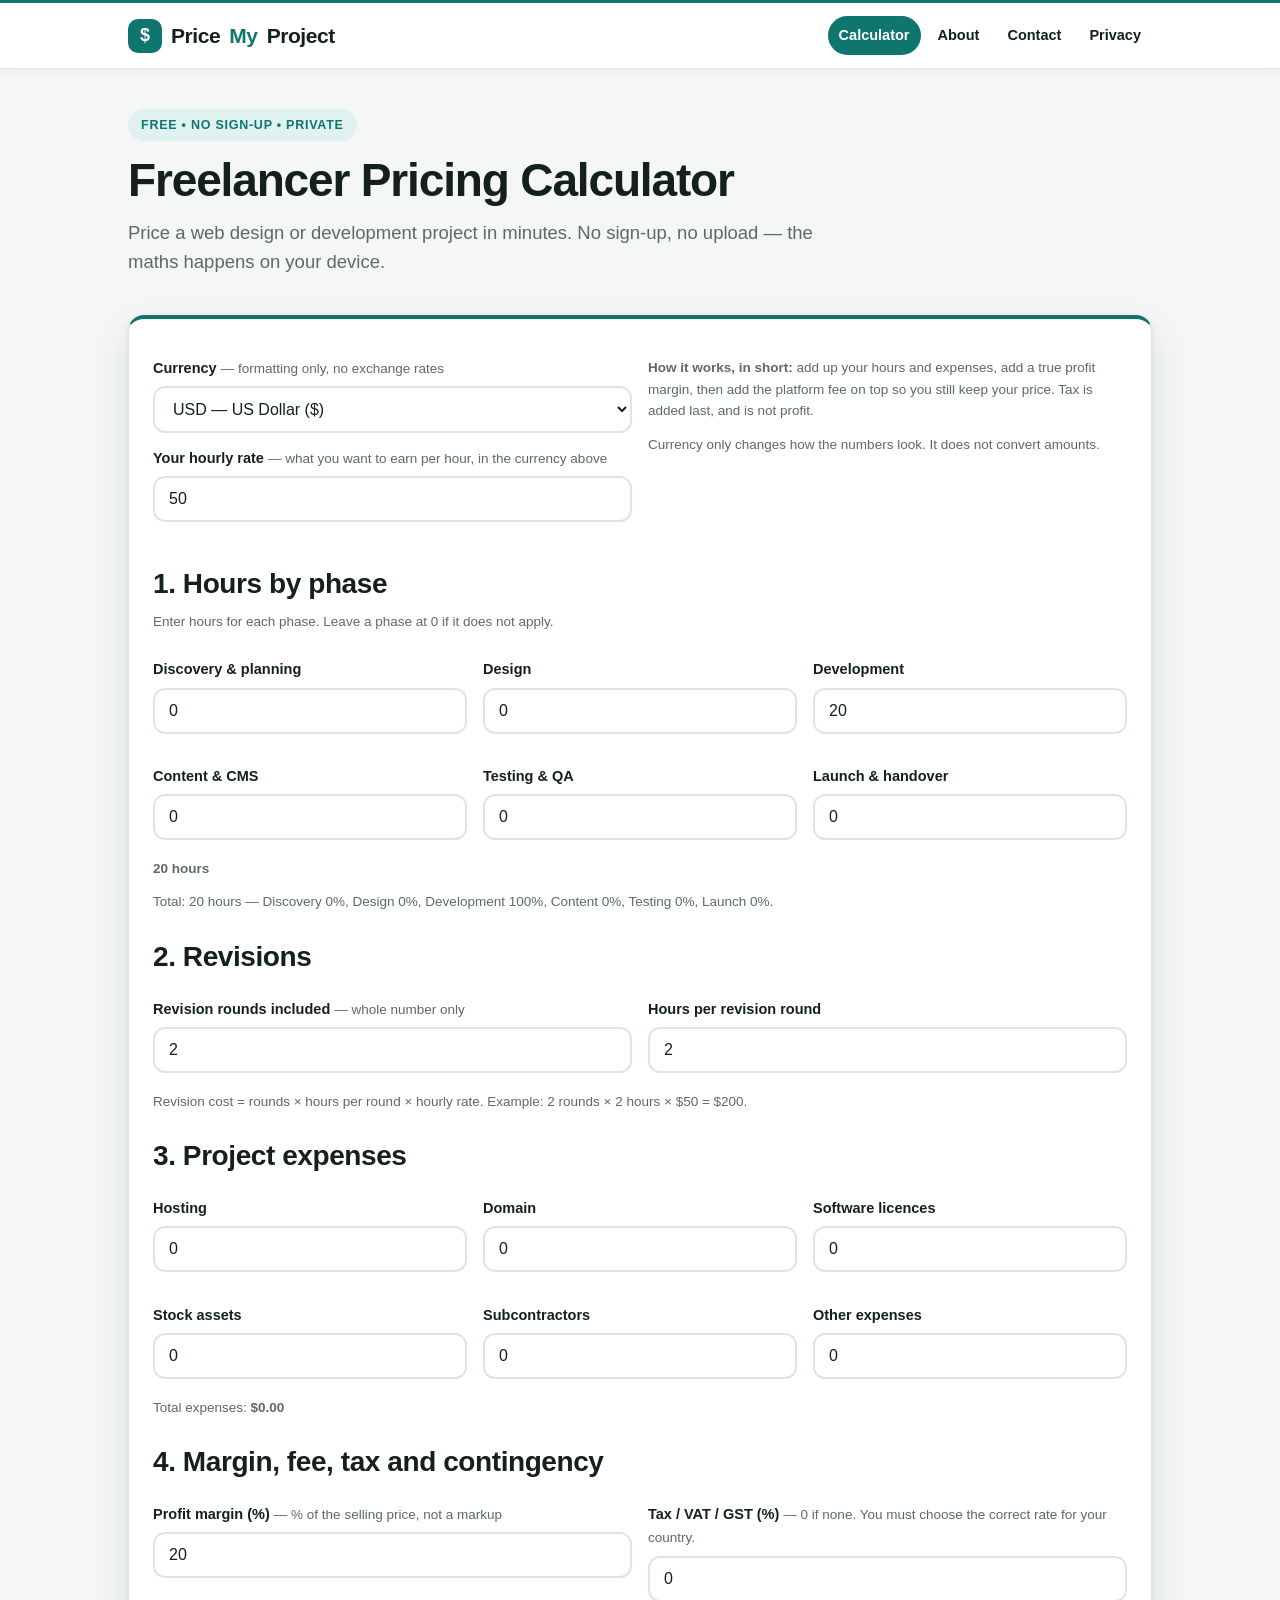
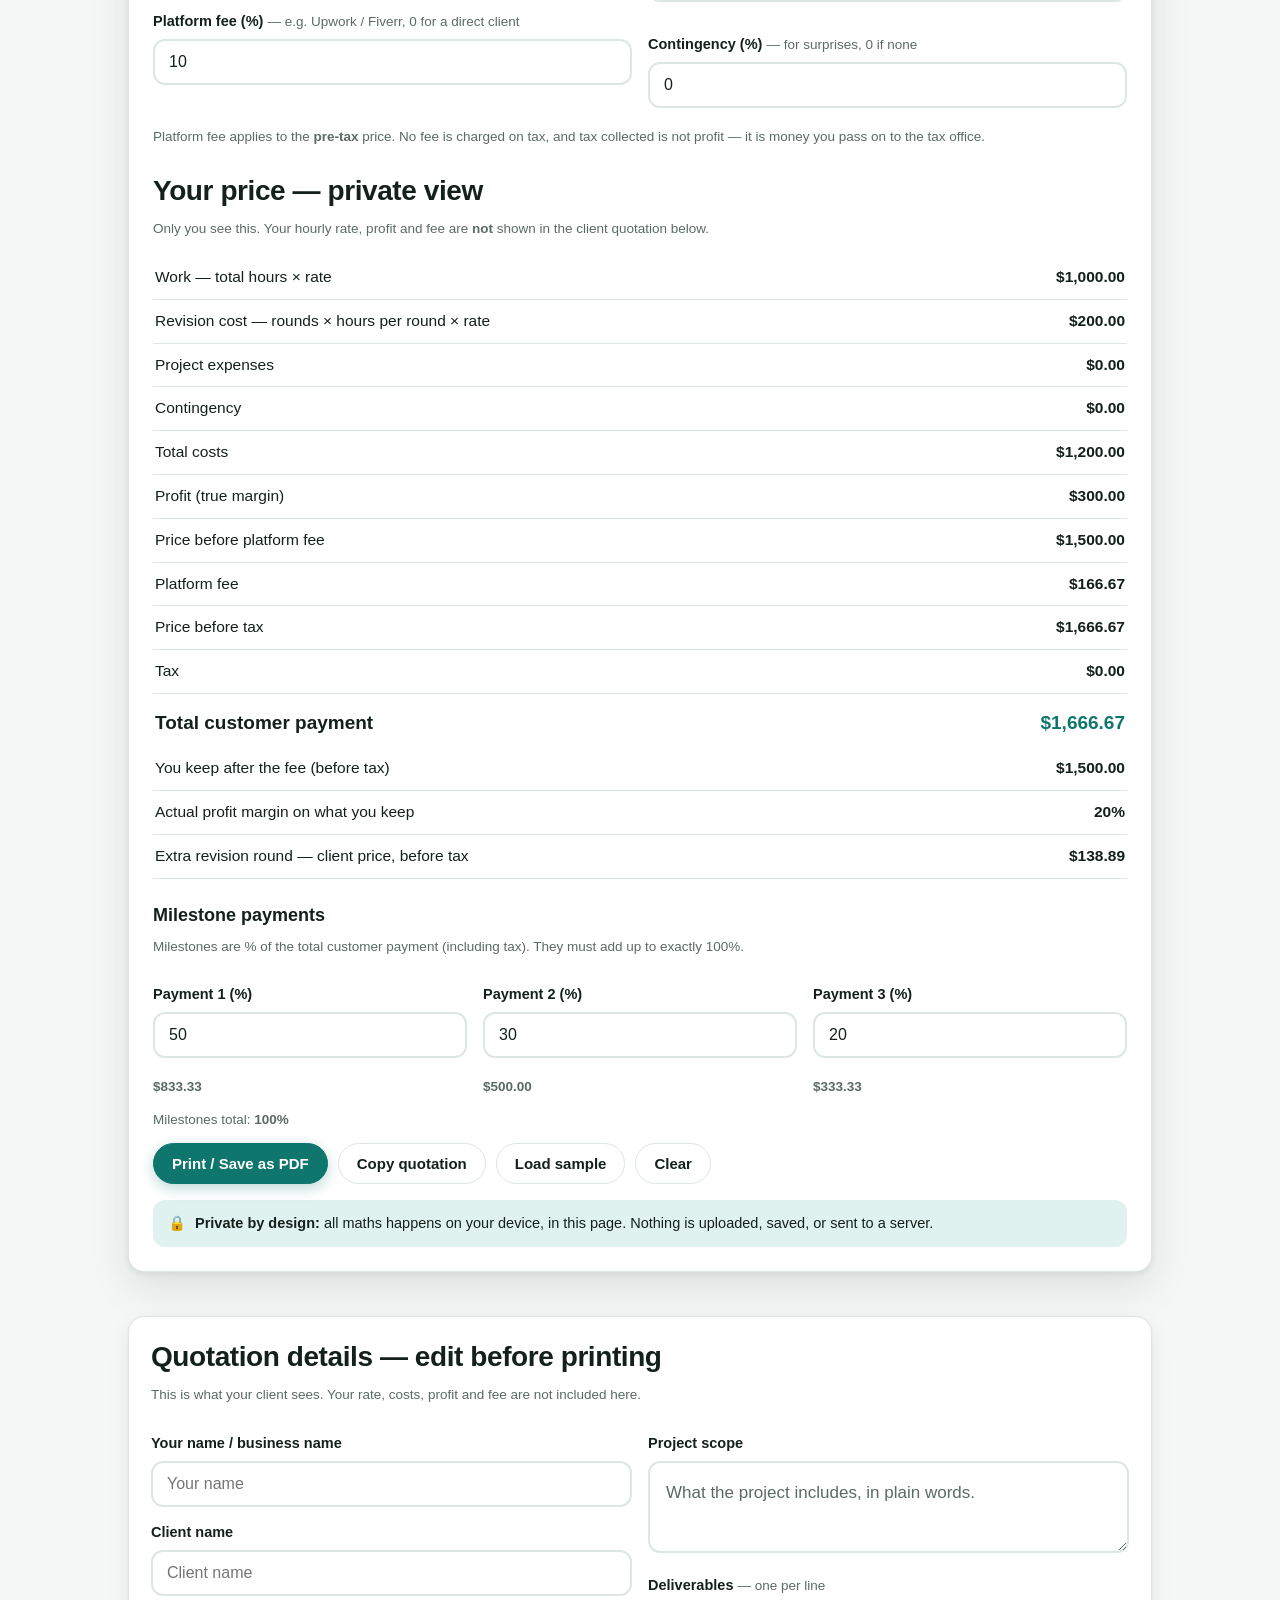
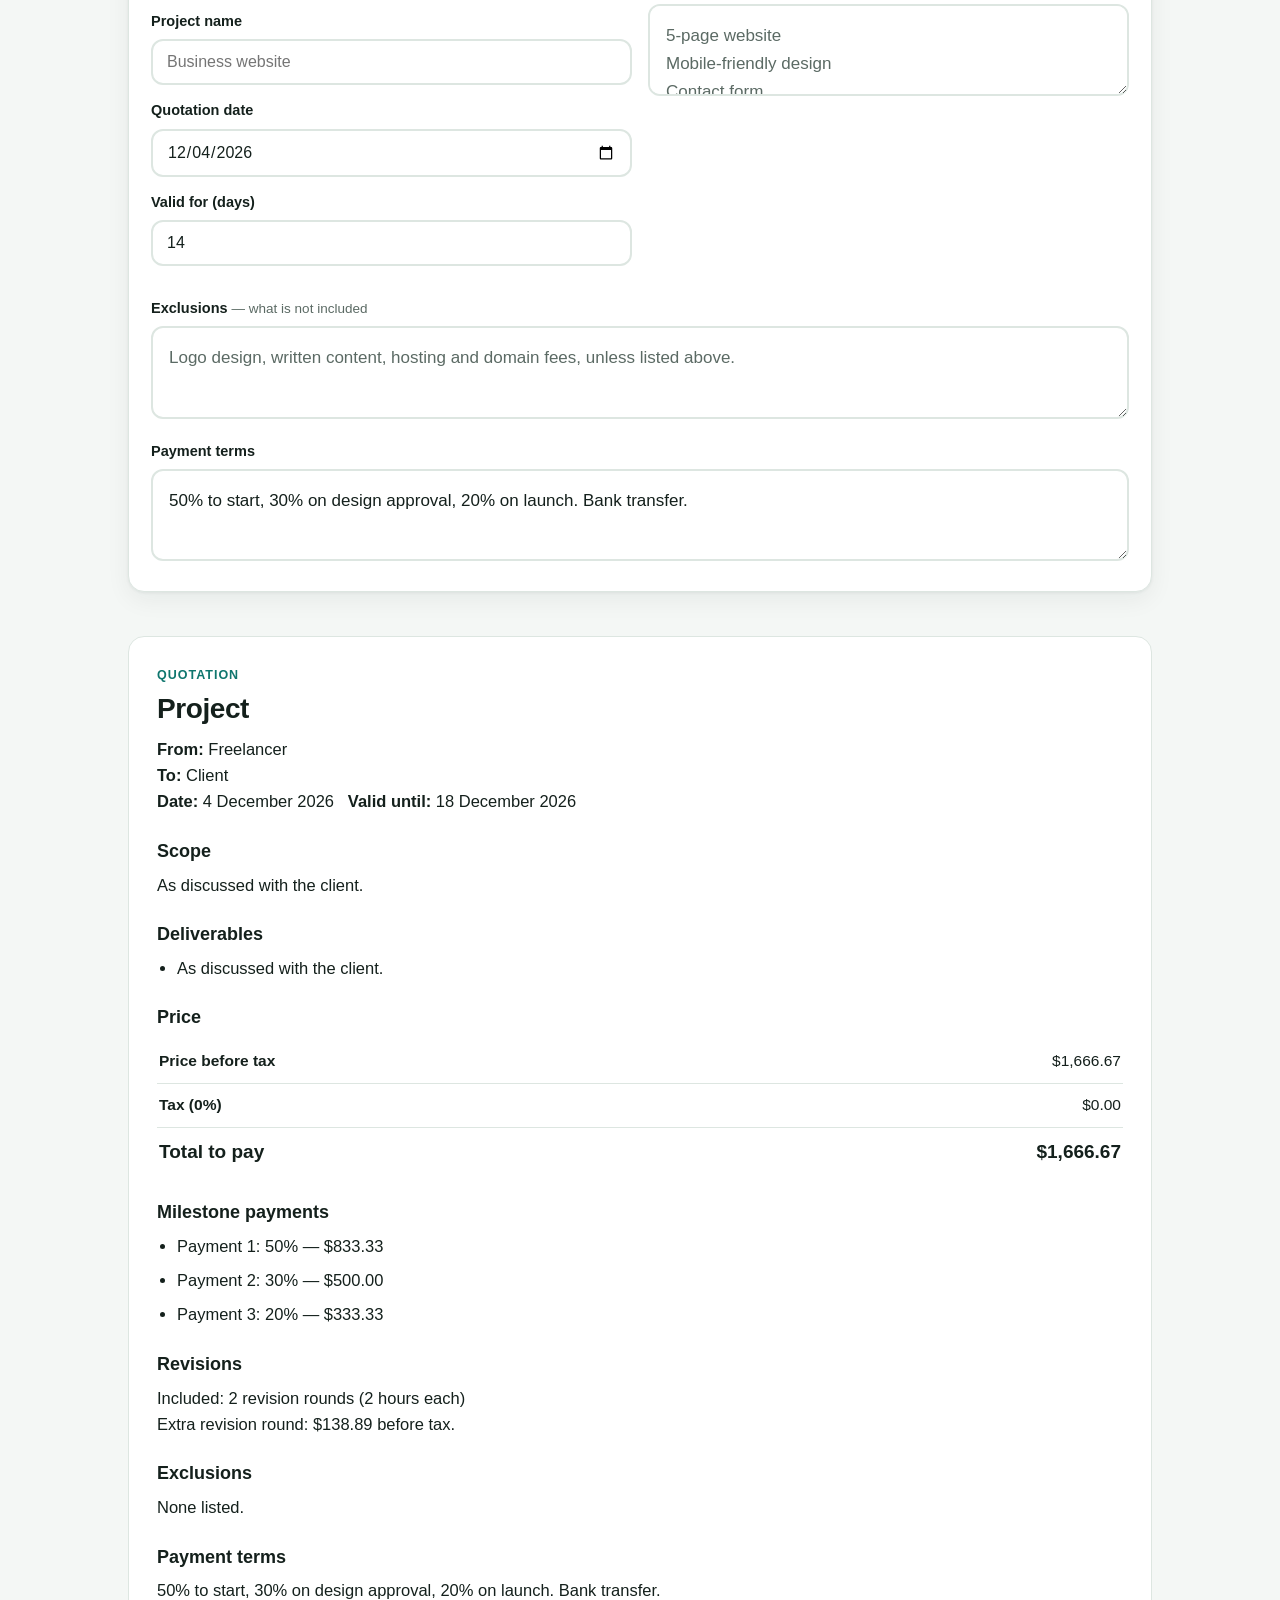
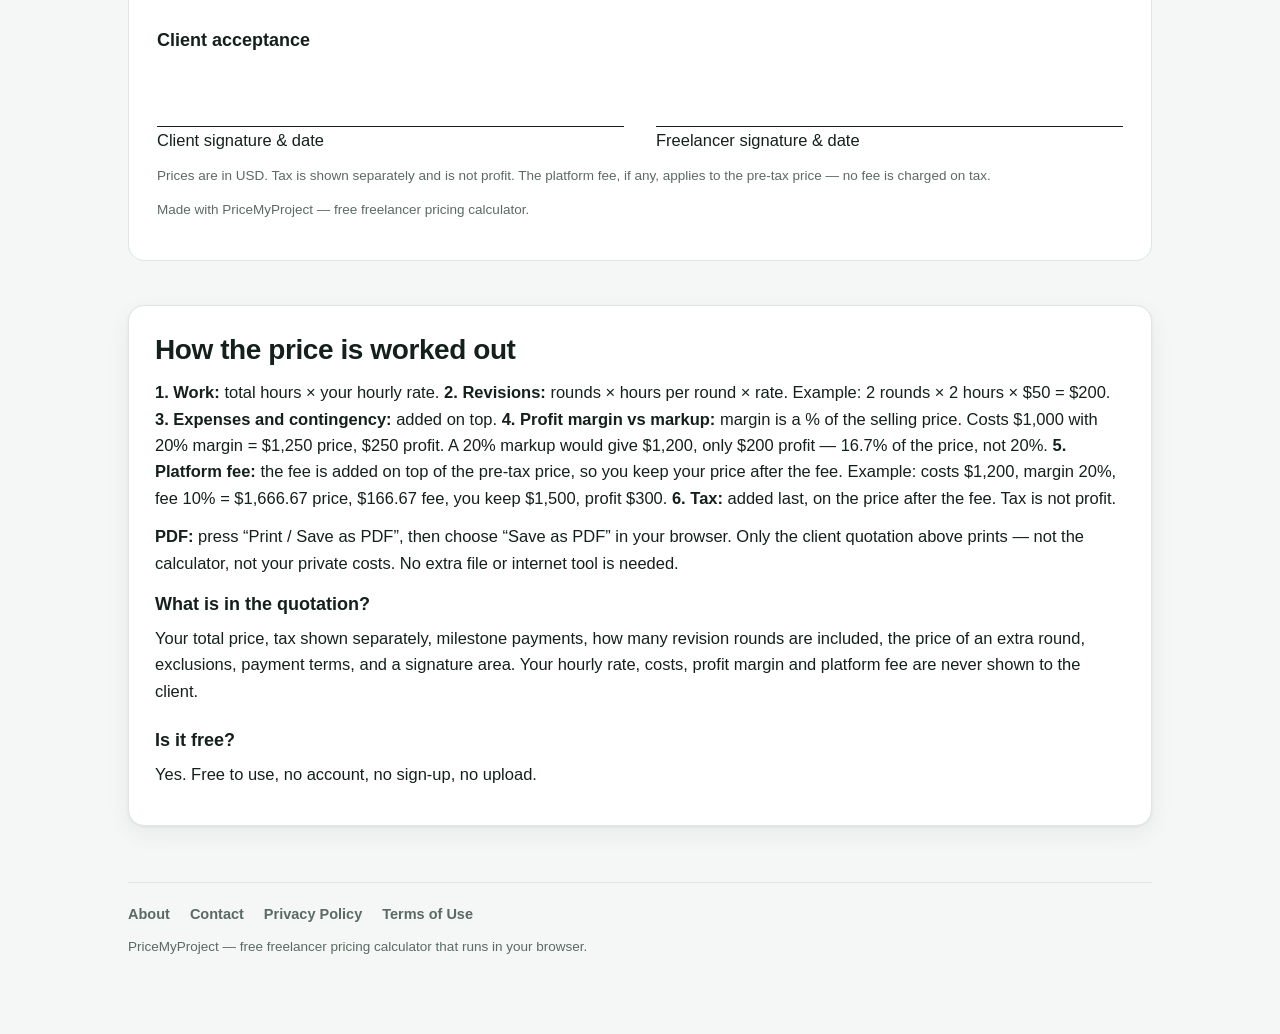
<file: index.html>
<!doctype html>
<html lang="en">
<head>
<meta charset="utf-8"/>
<meta name="viewport" content="width=device-width, initial-scale=1, viewport-fit=cover"/>
<meta name="color-scheme" content="light dark"/>
<link rel="icon" type="image/png" sizes="48x48" href="favicon-48x48.png"/>
<link rel="icon" type="image/png" sizes="512x512" href="favicon.png"/>
<link rel="apple-touch-icon" href="apple-touch-icon.png"/>
<title>Freelancer Pricing Calculator — Price Your Project</title>
<meta name="description" content="Free freelancer pricing calculator for web designers and developers. Enter hours, expenses, margin, fee and tax, and get a clear project price."/>
<link rel="canonical" href="https://price-my-project.pages.dev/"/>
<meta property="og:title" content="Freelancer Pricing Calculator"/>
<meta property="og:description" content="Price a freelance project in minutes. Correct revision, margin, fee and tax maths, and a printable quotation that hides your private costs."/>
<meta property="og:type" content="website"/>
<meta property="og:url" content="https://price-my-project.pages.dev/"/>
<meta property="og:site_name" content="Price My Project"/>
<script type="application/ld+json">
{"@context":"https://schema.org","@type":"WebSite","name":"Price My Project","alternateName":"Freelancer Pricing Calculator","url":"https://price-my-project.pages.dev/"}
</script>
<link rel="stylesheet" href="assets/style.css"/>
</head>
<body>
<header class="site-header no-print">
  <div class="wrap">
    <a class="logo" href="./">Price<span>My</span>Project</a>
    <nav class="main-nav" aria-label="Main navigation">
      <a href="./" aria-current="page">Calculator</a>
      <a href="about/">About</a>
      <a href="contact/">Contact</a>
      <a href="privacy/">Privacy</a>
    </nav>
  </div>
</header>
<div class="wrap">
<main>
  <header class="hero no-print">
    <h1>Freelancer Pricing Calculator</h1>
    <p class="lede">Price a web design or development project in minutes. No sign-up, no upload — the maths happens on your device.</p>
  </header>

  <div id="errorBox" class="error-box no-print" role="alert" hidden>
    <strong>Please fix the problems below.</strong>
    <p id="errorSummary" style="margin:6px 0 0"></p>
  </div>

  <section aria-label="Pricing calculator" class="no-print" style="margin-top:20px">
    <div class="card tool-card">
      <div class="grid2">
        <div>
          <label class="field" for="currency">Currency <span>— formatting only, no exchange rates</span></label>
          <select id="currency">
            <option value="USD" selected>USD — US Dollar ($)</option>
            <option value="PKR">PKR — Pakistani Rupee</option>
            <option value="GBP">GBP — British Pound (£)</option>
            <option value="EUR">EUR — Euro (€)</option>
            <option value="CAD">CAD — Canadian Dollar</option>
            <option value="AUD">AUD — Australian Dollar</option>
          </select>
          <label class="field" for="rate">Your hourly rate <span>— what you want to earn per hour, in the currency above</span></label>
          <input type="number" id="rate" min="0" step="0.01" inputmode="decimal" value="50" aria-describedby="err-rate"/>
          <span class="err" id="err-rate"></span>
        </div>
        <div>
          <p class="small" style="margin-top:14px"><strong>How it works, in short:</strong> add up your hours and expenses, add a true profit margin, then add the platform fee on top so you still keep your price. Tax is added last, and is not profit.</p>
          <p class="small">Currency only changes how the numbers look. It does not convert amounts.</p>
        </div>
      </div>

      <h2 style="margin-top:26px">1. Hours by phase</h2>
      <p class="small">Enter hours for each phase. Leave a phase at 0 if it does not apply.</p>
      <div class="phase-grid">
        <div><label class="field" for="phDiscovery">Discovery &amp; planning</label><input type="number" id="phDiscovery" min="0" step="0.5" inputmode="decimal" value="0"/><span class="err" id="err-phDiscovery"></span></div>
        <div><label class="field" for="phDesign">Design</label><input type="number" id="phDesign" min="0" step="0.5" inputmode="decimal" value="0"/><span class="err" id="err-phDesign"></span></div>
        <div><label class="field" for="phDev">Development</label><input type="number" id="phDev" min="0" step="0.5" inputmode="decimal" value="20"/><span class="err" id="err-phDev"></span></div>
        <div><label class="field" for="phContent">Content &amp; CMS</label><input type="number" id="phContent" min="0" step="0.5" inputmode="decimal" value="0"/><span class="err" id="err-phContent"></span></div>
        <div><label class="field" for="phTesting">Testing &amp; QA</label><input type="number" id="phTesting" min="0" step="0.5" inputmode="decimal" value="0"/><span class="err" id="err-phTesting"></span></div>
        <div><label class="field" for="phLaunch">Launch &amp; handover</label><input type="number" id="phLaunch" min="0" step="0.5" inputmode="decimal" value="0"/><span class="err" id="err-phLaunch"></span></div>
      </div>
      <p class="small"><strong id="rTotalHours">20 hours</strong></p>
      <p class="small" id="rPhaseNote"></p>

      <h2 style="margin-top:26px">2. Revisions</h2>
      <div class="grid2">
        <div><label class="field" for="rounds">Revision rounds included <span>— whole number only</span></label><input type="number" id="rounds" min="0" step="1" inputmode="numeric" value="2"/><span class="err" id="err-rounds"></span></div>
        <div><label class="field" for="revHours">Hours per revision round</label><input type="number" id="revHours" min="0" step="0.5" inputmode="decimal" value="2"/><span class="err" id="err-revHours"></span></div>
      </div>
      <p class="small">Revision cost = rounds × hours per round × hourly rate. Example: 2 rounds × 2 hours × $50 = $200.</p>

      <h2 style="margin-top:26px">3. Project expenses</h2>
      <div class="phase-grid">
        <div><label class="field" for="exHosting">Hosting</label><input type="number" id="exHosting" min="0" step="0.01" inputmode="decimal" value="0"/><span class="err" id="err-exHosting"></span></div>
        <div><label class="field" for="exDomain">Domain</label><input type="number" id="exDomain" min="0" step="0.01" inputmode="decimal" value="0"/><span class="err" id="err-exDomain"></span></div>
        <div><label class="field" for="exSoftware">Software licences</label><input type="number" id="exSoftware" min="0" step="0.01" inputmode="decimal" value="0"/><span class="err" id="err-exSoftware"></span></div>
        <div><label class="field" for="exStock">Stock assets</label><input type="number" id="exStock" min="0" step="0.01" inputmode="decimal" value="0"/><span class="err" id="err-exStock"></span></div>
        <div><label class="field" for="exSubcontractor">Subcontractors</label><input type="number" id="exSubcontractor" min="0" step="0.01" inputmode="decimal" value="0"/><span class="err" id="err-exSubcontractor"></span></div>
        <div><label class="field" for="exOther">Other expenses</label><input type="number" id="exOther" min="0" step="0.01" inputmode="decimal" value="0"/><span class="err" id="err-exOther"></span></div>
      </div>
      <p class="small">Total expenses: <strong id="rExpensesTotal">$0.00</strong></p>

      <h2 style="margin-top:26px">4. Margin, fee, tax and contingency</h2>
      <div class="grid2">
        <div>
          <label class="field" for="margin">Profit margin (%) <span>— % of the selling price, not a markup</span></label><input type="number" id="margin" min="0" max="99.99" step="0.01" inputmode="decimal" value="20"/><span class="err" id="err-margin"></span>
          <label class="field" for="fee">Platform fee (%) <span>— e.g. Upwork / Fiverr, 0 for a direct client</span></label><input type="number" id="fee" min="0" max="99.99" step="0.01" inputmode="decimal" value="10"/><span class="err" id="err-fee"></span>
        </div>
        <div>
          <label class="field" for="tax">Tax / VAT / GST (%) <span>— 0 if none. You must choose the correct rate for your country.</span></label><input type="number" id="tax" min="0" max="100" step="0.01" inputmode="decimal" value="0"/><span class="err" id="err-tax"></span>
          <label class="field" for="contingency">Contingency (%) <span>— for surprises, 0 if none</span></label><input type="number" id="contingency" min="0" max="100" step="0.01" inputmode="decimal" value="0"/><span class="err" id="err-contingency"></span>
        </div>
      </div>
      <p class="small">Platform fee applies to the <strong>pre-tax</strong> price. No fee is charged on tax, and tax collected is not profit — it is money you pass on to the tax office.</p>

      <h2 style="margin-top:26px">Your price — private view</h2>
      <p class="small">Only you see this. Your hourly rate, profit and fee are <strong>not</strong> shown in the client quotation below.</p>
      <ul class="breakdown">
        <li><span>Work — total hours × rate</span><b id="rLabour">$0.00</b></li>
        <li><span>Revision cost — rounds × hours per round × rate</span><b id="rRevision">$0.00</b></li>
        <li><span>Project expenses</span><b id="rExpenses">$0.00</b></li>
        <li><span>Contingency</span><b id="rCont">$0.00</b></li>
        <li><span>Total costs</span><b id="rCost">$0.00</b></li>
        <li><span>Profit (true margin)</span><b id="rProfit">$0.00</b></li>
        <li><span>Price before platform fee</span><b id="rBeforeFee">$0.00</b></li>
        <li><span>Platform fee</span><b id="rFee">$0.00</b></li>
        <li><span>Price before tax</span><b id="rPreTax">$0.00</b></li>
        <li><span>Tax</span><b id="rTax">$0.00</b></li>
        <li class="total"><span>Total customer payment</span><b id="rTotal">$0.00</b></li>
        <li><span>You keep after the fee (before tax)</span><b id="rKeep">$0.00</b></li>
        <li><span>Actual profit margin on what you keep</span><b id="rActualMargin">—</b></li>
        <li><span>Extra revision round — client price, before tax</span><b id="rExtraRound">$0.00</b></li>
      </ul>

      <h3 style="margin-top:22px">Milestone payments</h3>
      <p class="small">Milestones are % of the total customer payment (including tax). They must add up to exactly 100%.</p>
      <div class="phase-grid">
        <div><label class="field" for="ms1">Payment 1 (%)</label><input type="number" id="ms1" min="0" max="100" step="0.01" inputmode="decimal" value="50"/><span class="err" id="err-ms1"></span><p class="small"><strong id="rMsAmt1">$0.00</strong></p></div>
        <div><label class="field" for="ms2">Payment 2 (%)</label><input type="number" id="ms2" min="0" max="100" step="0.01" inputmode="decimal" value="30"/><span class="err" id="err-ms2"></span><p class="small"><strong id="rMsAmt2">$0.00</strong></p></div>
        <div><label class="field" for="ms3">Payment 3 (%)</label><input type="number" id="ms3" min="0" max="100" step="0.01" inputmode="decimal" value="20"/><span class="err" id="err-ms3"></span><p class="small"><strong id="rMsAmt3">$0.00</strong></p></div>
      </div>
      <p class="small">Milestones total: <strong id="rMsSum">100%</strong></p>

      <div class="btnrow">
        <button class="btn primary" id="btnPrint" type="button">Print / Save as PDF</button>
        <button class="btn" id="btnCopy" type="button">Copy quotation</button>
        <button class="btn" id="btnSample" type="button">Load sample</button>
        <button class="btn" id="btnClear" type="button">Clear</button>
        <span class="small" id="copyMsg" role="status"></span>
      </div>
      <div class="privacy-note">
        <span aria-hidden="true">🔒</span>
        <span><strong>Private by design:</strong> all maths happens on your device, in this page. Nothing is uploaded, saved, or sent to a server.</span>
      </div>
    </div>
  </section>

  <section aria-label="Quotation details" class="no-print" style="margin-top:44px">
    <div class="card">
      <h2>Quotation details — edit before printing</h2>
      <p class="small">This is what your client sees. Your rate, costs, profit and fee are not included here.</p>
      <div class="grid2">
        <div>
          <label class="field" for="freelancer">Your name / business name</label><input type="text" id="freelancer" placeholder="Your name"/>
          <label class="field" for="client">Client name</label><input type="text" id="client" placeholder="Client name"/>
          <label class="field" for="project">Project name</label><input type="text" id="project" placeholder="Business website"/>
          <label class="field" for="quoteDate">Quotation date</label><input type="date" id="quoteDate"/>
          <label class="field" for="validDays">Valid for (days)</label><input type="number" id="validDays" min="1" max="365" step="1" value="14"/><span class="err" id="err-validDays"></span>
        </div>
        <div>
          <label class="field" for="scope">Project scope</label><textarea class="short" id="scope" placeholder="What the project includes, in plain words."></textarea>
          <label class="field" for="deliverables">Deliverables <span>— one per line</span></label><textarea class="short" id="deliverables" placeholder="5-page website&#10;Mobile-friendly design&#10;Contact form"></textarea>
        </div>
      </div>
      <label class="field" for="exclusions">Exclusions <span>— what is not included</span></label><textarea class="short" id="exclusions" placeholder="Logo design, written content, hosting and domain fees, unless listed above."></textarea>
      <label class="field" for="terms">Payment terms</label><textarea class="short" id="terms">50% to start, 30% on design approval, 20% on launch. Bank transfer.</textarea>
    </div>
  </section>

  <section id="quoteSection" aria-label="Client quotation">
    <div class="quote-sheet">
      <p class="q-kicker">Quotation</p>
      <h2 id="qProject">Project</h2>
      <p><strong>From:</strong> <span id="qFreelancer">Freelancer</span><br/>
      <strong>To:</strong> <span id="qClient">Client</span><br/>
      <strong>Date:</strong> <span id="qDate">—</span> &nbsp; <strong>Valid until:</strong> <span id="qValidUntil">—</span></p>
      <h3>Scope</h3>
      <p id="qScope">As discussed with the client.</p>
      <h3>Deliverables</h3>
      <ul id="qDeliverables" class="plain"></ul>
      <h3>Price</h3>
      <table class="q-table">
        <tr><th>Price before tax</th><td id="qPreTax">$0.00</td></tr>
        <tr><th><span id="qTaxRate">Tax (0%)</span></th><td id="qTax">$0.00</td></tr>
        <tr class="q-total"><th>Total to pay</th><td id="qTotal">$0.00</td></tr>
      </table>
      <h3>Milestone payments</h3>
      <ul id="qMilestones" class="plain"></ul>
      <h3>Revisions</h3>
      <p>Included: <span id="qRounds">2 revision rounds (2 hours each)</span><br/>Extra revision round: <span id="qExtraRound">$0.00</span> before tax.</p>
      <h3>Exclusions</h3>
      <p id="qExclusions">None listed.</p>
      <h3>Payment terms</h3>
      <p id="qTerms"></p>
      <h3>Client acceptance</h3>
      <div class="sig-grid">
        <div><p class="sig-line"></p><p>Client signature &amp; date</p></div>
        <div><p class="sig-line"></p><p>Freelancer signature &amp; date</p></div>
      </div>
      <p class="small" id="qNote"></p>
      <p class="small">Made with PriceMyProject — free freelancer pricing calculator.</p>
    </div>
  </section>

  <section class="info-card no-print" aria-label="How it works">
    <h2>How the price is worked out</h2>
    <p><strong>1. Work:</strong> total hours × your hourly rate. <strong>2. Revisions:</strong> rounds × hours per round × rate. Example: 2 rounds × 2 hours × $50 = $200. <strong>3. Expenses and contingency:</strong> added on top. <strong>4. Profit margin vs markup:</strong> margin is a % of the selling price. Costs $1,000 with 20% margin = $1,250 price, $250 profit. A 20% markup would give $1,200, only $200 profit — 16.7% of the price, not 20%. <strong>5. Platform fee:</strong> the fee is added on top of the pre-tax price, so you keep your price after the fee. Example: costs $1,200, margin 20%, fee 10% = $1,666.67 price, $166.67 fee, you keep $1,500, profit $300. <strong>6. Tax:</strong> added last, on the price after the fee. Tax is not profit.</p>
    <p><strong>PDF:</strong> press “Print / Save as PDF”, then choose “Save as PDF” in your browser. Only the client quotation above prints — not the calculator, not your private costs. No extra file or internet tool is needed.</p>
    <h3>What is in the quotation?</h3>
    <p>Your total price, tax shown separately, milestone payments, how many revision rounds are included, the price of an extra round, exclusions, payment terms, and a signature area. Your hourly rate, costs, profit margin and platform fee are never shown to the client.</p>
    <h3>Is it free?</h3>
    <p>Yes. Free to use, no account, no sign-up, no upload.</p>
  </section>
</main>
<footer class="site-footer no-print">
  <nav aria-label="Footer">
    <a href="about/">About</a>
    <a href="contact/">Contact</a>
    <a href="privacy/">Privacy Policy</a>
    <a href="terms/">Terms of Use</a>
  </nav>
  <p class="small">PriceMyProject — free freelancer pricing calculator that runs in your browser.</p>
</footer>
</div>
<script src="assets/app.js"></script>
</body>
</html>
</file>
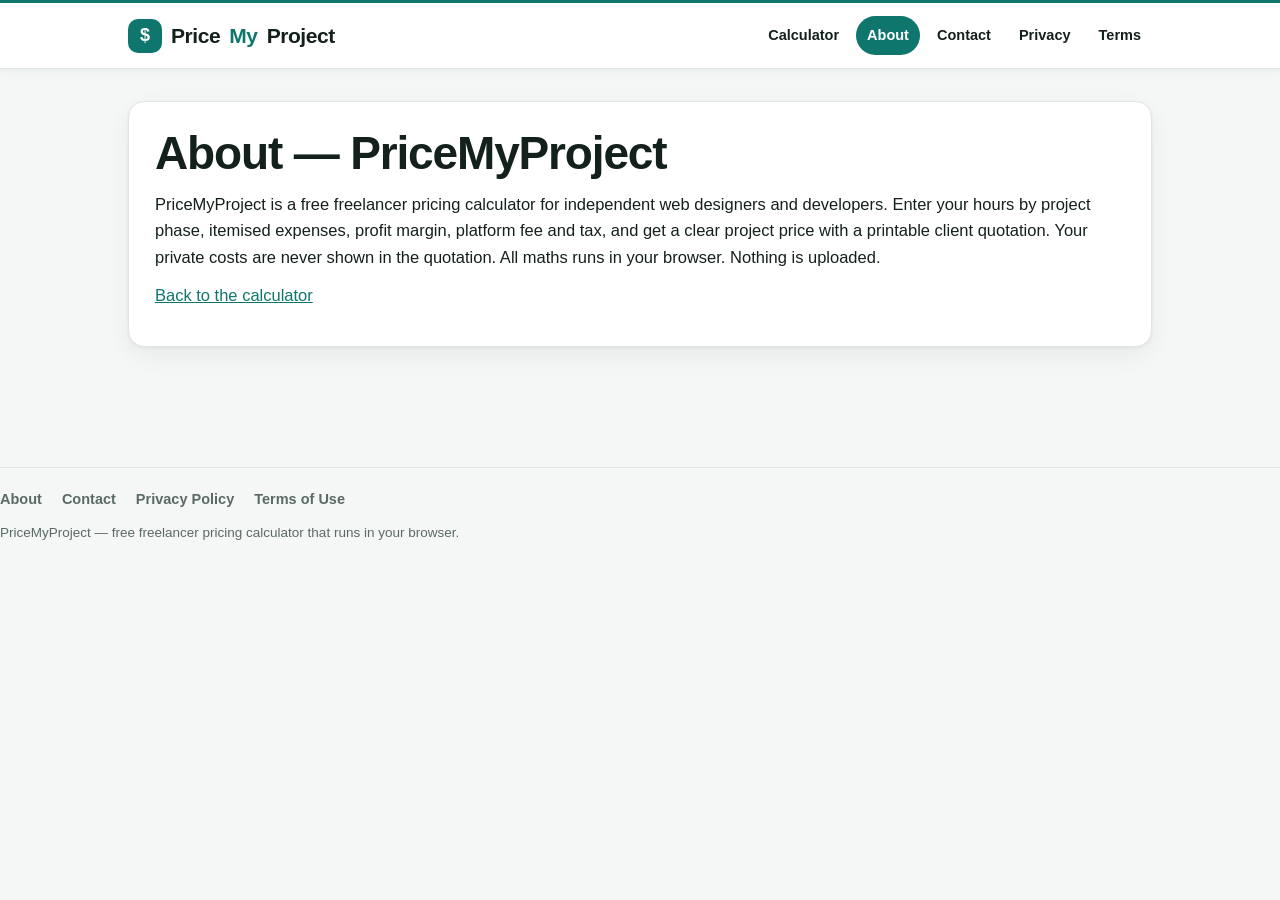
<file: about/index.html>
<!doctype html><html lang="en"><head><meta charset="utf-8"/><meta name="viewport" content="width=device-width, initial-scale=1"/><title>About — PriceMyProject</title><link rel="canonical" href="https://price-my-project.pages.dev/about/"/><meta name="description" content="About Price My Project — a free freelancer pricing calculator for web designers and developers. Price projects with clear maths, in your browser."/><meta property="og:title" content="About — Price My Project"/><meta property="og:description" content="About Price My Project — a free freelancer pricing calculator for web designers and developers. Price projects with clear maths, in your browser."/><meta property="og:type" content="website"/><meta property="og:url" content="https://price-my-project.pages.dev/about/"/><meta property="og:site_name" content="Price My Project"/><link rel="icon" type="image/png" sizes="48x48" href="../favicon-48x48.png"/>
<link rel="icon" type="image/png" sizes="512x512" href="../favicon.png"/>
<link rel="apple-touch-icon" href="../apple-touch-icon.png"/><link rel="stylesheet" href="../assets/style.css"/></head><body><header class="site-header"><div class="wrap"><a class="logo" href="../">Price<span>My</span>Project</a><nav class="main-nav" aria-label="Main navigation"><a href="../">Calculator</a><a href="../about/" aria-current="page">About</a><a href="../contact/">Contact</a><a href="../privacy/">Privacy</a><a href="../terms/">Terms</a></nav></div></header><div class="wrap"><main><section class="info-card" style="margin-top:32px"><h1>About — PriceMyProject</h1><p>PriceMyProject is a free freelancer pricing calculator for independent web designers and developers. Enter your hours by project phase, itemised expenses, profit margin, platform fee and tax, and get a clear project price with a printable client quotation. Your private costs are never shown in the quotation. All maths runs in your browser. Nothing is uploaded.</p><p><a href="../">Back to the calculator</a></p></section></main></div><footer class="site-footer"><nav aria-label="Footer"><a href="../about/">About</a><a href="../contact/">Contact</a><a href="../privacy/">Privacy Policy</a><a href="../terms/">Terms of Use</a></nav><p class="small">PriceMyProject — free freelancer pricing calculator that runs in your browser.</p></footer></body></html>
</file>
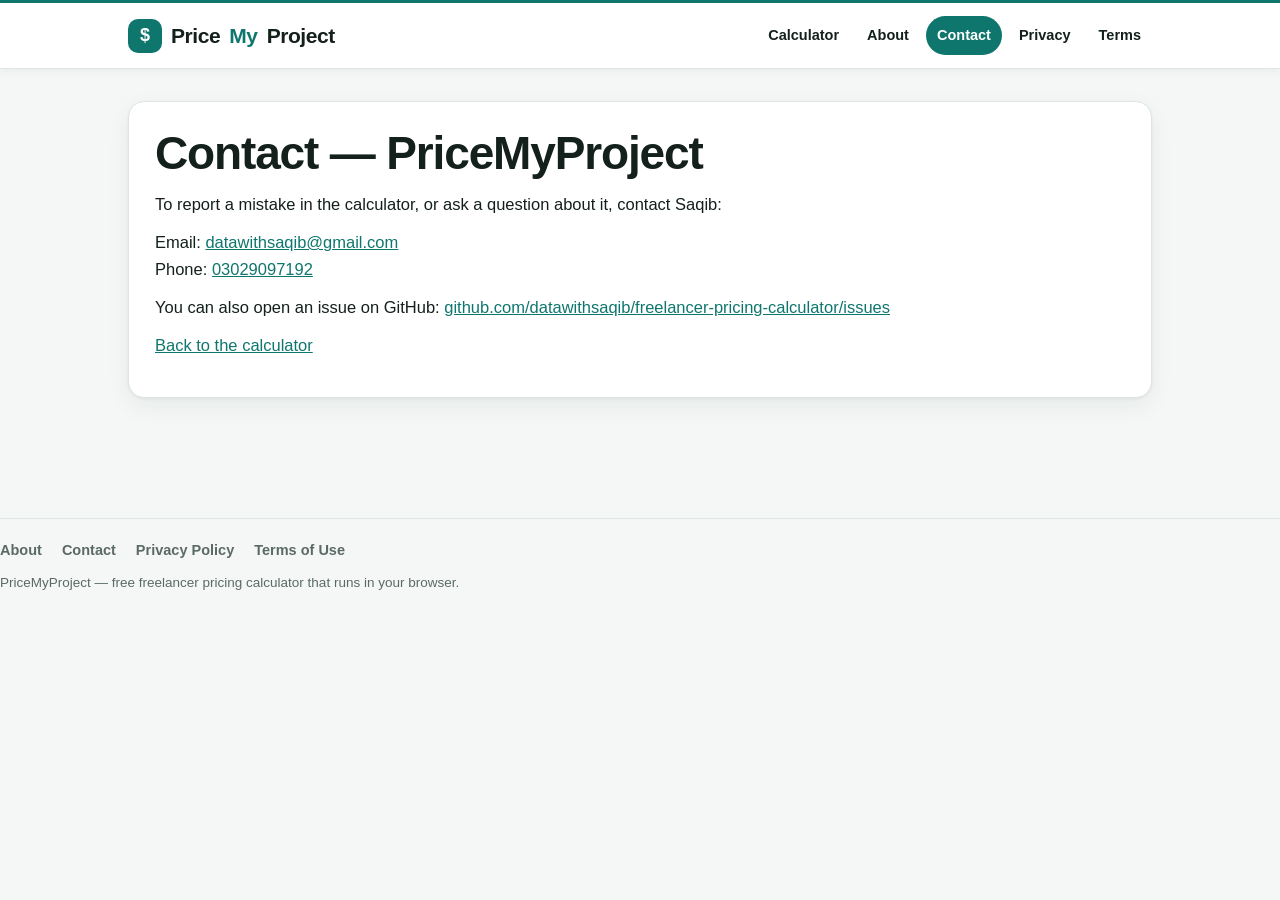
<file: contact/index.html>
<!doctype html><html lang="en"><head><meta charset="utf-8"/><meta name="viewport" content="width=device-width, initial-scale=1"/><title>Contact — PriceMyProject</title><link rel="canonical" href="https://price-my-project.pages.dev/contact/"/><meta name="description" content="Contact Saqib about Price My Project, the free freelancer pricing calculator. Report a mistake or ask a question by email or phone."/><meta property="og:title" content="Contact — Price My Project"/><meta property="og:description" content="Contact Saqib about Price My Project, the free freelancer pricing calculator. Report a mistake or ask a question by email or phone."/><meta property="og:type" content="website"/><meta property="og:url" content="https://price-my-project.pages.dev/contact/"/><meta property="og:site_name" content="Price My Project"/><link rel="icon" type="image/png" sizes="48x48" href="../favicon-48x48.png"/>
<link rel="icon" type="image/png" sizes="512x512" href="../favicon.png"/>
<link rel="apple-touch-icon" href="../apple-touch-icon.png"/><link rel="stylesheet" href="../assets/style.css"/></head><body><header class="site-header"><div class="wrap"><a class="logo" href="../">Price<span>My</span>Project</a><nav class="main-nav" aria-label="Main navigation"><a href="../">Calculator</a><a href="../about/">About</a><a href="../contact/" aria-current="page">Contact</a><a href="../privacy/">Privacy</a><a href="../terms/">Terms</a></nav></div></header><div class="wrap"><main><section class="info-card" style="margin-top:32px"><h1>Contact — PriceMyProject</h1><p>To report a mistake in the calculator, or ask a question about it, contact Saqib:</p><p>Email: <a href="mailto:datawithsaqib@gmail.com">datawithsaqib@gmail.com</a><br/>Phone: <a href="tel:+923029097192">03029097192</a></p><p>You can also open an issue on GitHub: <a href="https://github.com/datawithsaqib/freelancer-pricing-calculator/issues">github.com/datawithsaqib/freelancer-pricing-calculator/issues</a></p><p><a href="../">Back to the calculator</a></p></section></main></div><footer class="site-footer"><nav aria-label="Footer"><a href="../about/">About</a><a href="../contact/">Contact</a><a href="../privacy/">Privacy Policy</a><a href="../terms/">Terms of Use</a></nav><p class="small">PriceMyProject — free freelancer pricing calculator that runs in your browser.</p></footer></body></html>
</file>
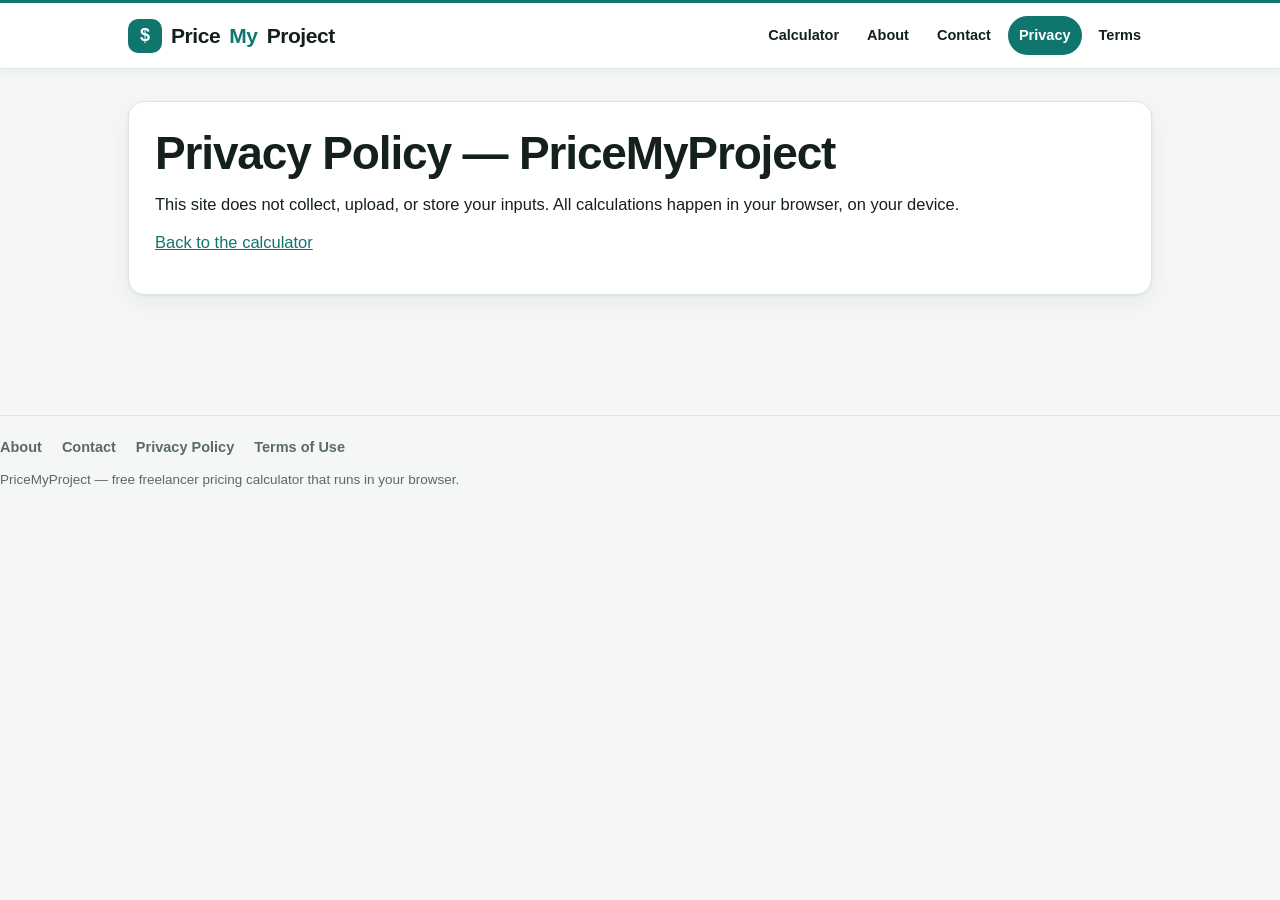
<file: privacy/index.html>
<!doctype html><html lang="en"><head><meta charset="utf-8"/><meta name="viewport" content="width=device-width, initial-scale=1"/><title>Privacy Policy — PriceMyProject</title><link rel="canonical" href="https://price-my-project.pages.dev/privacy/"/><meta name="description" content="Price My Project privacy policy: the calculator runs entirely in your browser. No inputs are collected, uploaded or stored."/><meta property="og:title" content="Privacy Policy — Price My Project"/><meta property="og:description" content="Price My Project privacy policy: the calculator runs entirely in your browser. No inputs are collected, uploaded or stored."/><meta property="og:type" content="website"/><meta property="og:url" content="https://price-my-project.pages.dev/privacy/"/><meta property="og:site_name" content="Price My Project"/><link rel="icon" type="image/png" sizes="48x48" href="../favicon-48x48.png"/>
<link rel="icon" type="image/png" sizes="512x512" href="../favicon.png"/>
<link rel="apple-touch-icon" href="../apple-touch-icon.png"/><link rel="stylesheet" href="../assets/style.css"/></head><body><header class="site-header"><div class="wrap"><a class="logo" href="../">Price<span>My</span>Project</a><nav class="main-nav" aria-label="Main navigation"><a href="../">Calculator</a><a href="../about/">About</a><a href="../contact/">Contact</a><a href="../privacy/" aria-current="page">Privacy</a><a href="../terms/">Terms</a></nav></div></header><div class="wrap"><main><section class="info-card" style="margin-top:32px"><h1>Privacy Policy — PriceMyProject</h1><p>This site does not collect, upload, or store your inputs. All calculations happen in your browser, on your device.</p><p><a href="../">Back to the calculator</a></p></section></main></div><footer class="site-footer"><nav aria-label="Footer"><a href="../about/">About</a><a href="../contact/">Contact</a><a href="../privacy/">Privacy Policy</a><a href="../terms/">Terms of Use</a></nav><p class="small">PriceMyProject — free freelancer pricing calculator that runs in your browser.</p></footer></body></html>
</file>
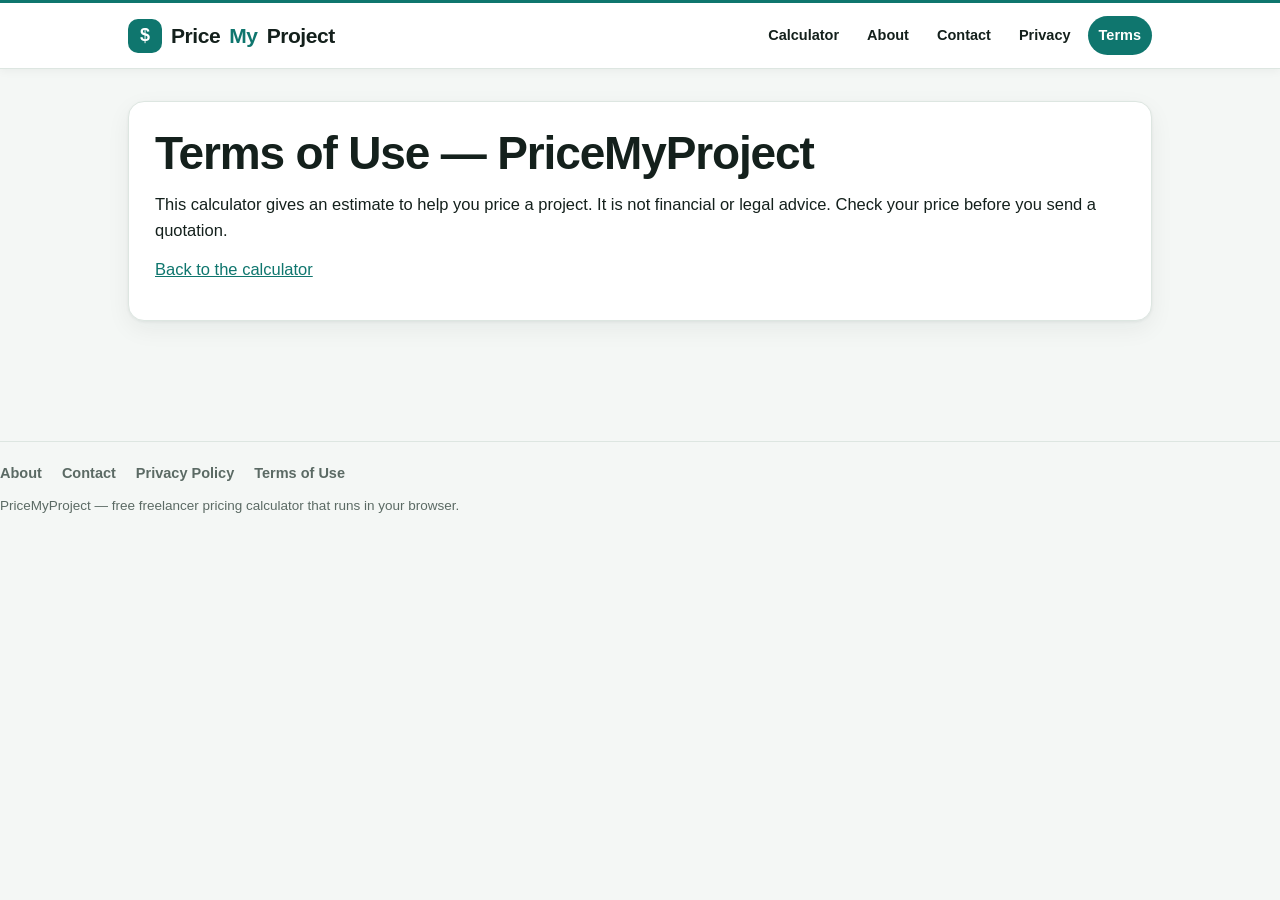
<file: terms/index.html>
<!doctype html><html lang="en"><head><meta charset="utf-8"/><meta name="viewport" content="width=device-width, initial-scale=1"/><title>Terms of Use — PriceMyProject</title><link rel="canonical" href="https://price-my-project.pages.dev/terms/"/><meta name="description" content="Terms of use for Price My Project, the free freelancer pricing calculator. Prices are estimates, not financial or legal advice."/><meta property="og:title" content="Terms of Use — Price My Project"/><meta property="og:description" content="Terms of use for Price My Project, the free freelancer pricing calculator. Prices are estimates, not financial or legal advice."/><meta property="og:type" content="website"/><meta property="og:url" content="https://price-my-project.pages.dev/terms/"/><meta property="og:site_name" content="Price My Project"/><link rel="icon" type="image/png" sizes="48x48" href="../favicon-48x48.png"/>
<link rel="icon" type="image/png" sizes="512x512" href="../favicon.png"/>
<link rel="apple-touch-icon" href="../apple-touch-icon.png"/><link rel="stylesheet" href="../assets/style.css"/></head><body><header class="site-header"><div class="wrap"><a class="logo" href="../">Price<span>My</span>Project</a><nav class="main-nav" aria-label="Main navigation"><a href="../">Calculator</a><a href="../about/">About</a><a href="../contact/">Contact</a><a href="../privacy/">Privacy</a><a href="../terms/" aria-current="page">Terms</a></nav></div></header><div class="wrap"><main><section class="info-card" style="margin-top:32px"><h1>Terms of Use — PriceMyProject</h1><p>This calculator gives an estimate to help you price a project. It is not financial or legal advice. Check your price before you send a quotation.</p><p><a href="../">Back to the calculator</a></p></section></main></div><footer class="site-footer"><nav aria-label="Footer"><a href="../about/">About</a><a href="../contact/">Contact</a><a href="../privacy/">Privacy Policy</a><a href="../terms/">Terms of Use</a></nav><p class="small">PriceMyProject — free freelancer pricing calculator that runs in your browser.</p></footer></body></html>
</file>
<file: assets/style.css>
/* Freelancer Pricing Calculator — shared styles. No external fonts or scripts. */
:root{
  --bg:#f4f7f5; --surface:#ffffff; --surface2:#eef3f1; --ink:#14201c; --muted:#5b6a64;
  --line:#dde6e1; --accent:#0f766e; --accent-dark:#0b5e57; --accent-ink:#ffffff;
  --accent-soft:#e0f2ef; --accent-tint:#f0faf8;
  --radius:16px; --radius-sm:12px;
  --shadow:0 1px 3px rgba(20,32,28,.06),0 8px 24px rgba(20,32,28,.06);
  --shadow-lg:0 2px 6px rgba(20,32,28,.08),0 16px 40px rgba(20,32,28,.10);
}
@media (prefers-color-scheme: dark){
  :root{
    --bg:#101614; --surface:#1a211e; --surface2:#222c27; --ink:#e9efec; --muted:#a6b3ac;
    --line:#313d37; --accent:#2dd4bf; --accent-dark:#5eead4; --accent-ink:#06231f;
    --accent-soft:#123a36; --accent-tint:#142522;
    --shadow:0 1px 3px rgba(0,0,0,.3),0 8px 24px rgba(0,0,0,.3);
    --shadow-lg:0 2px 6px rgba(0,0,0,.35),0 16px 40px rgba(0,0,0,.4);
  }
}
*{box-sizing:border-box}
html{scroll-behavior:smooth}
body{margin:0;background:var(--bg);color:var(--ink);font-family:-apple-system,BlinkMacSystemFont,"Segoe UI",Roboto,Helvetica,Arial,sans-serif;line-height:1.6;font-size:16.5px}
.wrap{max-width:1060px;margin:0 auto;padding:0 18px 64px}
h1{font-size:clamp(32px,5.5vw,46px);line-height:1.1;margin:0 0 12px;letter-spacing:-.025em;font-weight:800}
h2{font-size:clamp(22px,3.4vw,28px);line-height:1.25;margin:0 0 10px;letter-spacing:-.015em;font-weight:750}
h3{font-size:18px;margin:0 0 6px;font-weight:700}
p{margin:0 0 12px}
.small{font-size:13.5px;color:var(--muted)}
a{color:var(--accent)}
a:hover{color:var(--accent-dark)}
.sr{position:absolute;width:1px;height:1px;overflow:hidden;clip:rect(0 0 0 0)}

/* Header — sticky, with a teal top edge */
.site-header{position:sticky;top:0;z-index:20;background:var(--surface);border-top:3px solid var(--accent);border-bottom:1px solid var(--line);box-shadow:0 1px 10px rgba(20,32,28,.06)}
.site-header .wrap{display:flex;flex-wrap:wrap;align-items:center;gap:6px 22px;padding-top:13px;padding-bottom:13px}
.logo{display:inline-flex;align-items:center;gap:9px;font-size:21px;font-weight:800;letter-spacing:-.02em;color:var(--ink);text-decoration:none}
.logo::before{content:"$";display:inline-grid;place-items:center;width:34px;height:34px;border-radius:10px;background:var(--accent);color:var(--accent-ink);font-size:18px;font-weight:800;letter-spacing:0;flex:none}
.logo span{color:var(--accent)}
.main-nav{display:flex;flex-wrap:wrap;align-items:center;gap:2px 6px;margin-left:auto}
.main-nav a{color:var(--ink);text-decoration:none;font-size:14.5px;font-weight:600;padding:8px 11px;border-radius:999px}
.main-nav a:hover{background:var(--accent-soft);color:var(--accent)}
.main-nav a[aria-current="page"]{background:var(--accent);color:var(--accent-ink)}
.main-nav details{position:relative}
.main-nav summary{cursor:pointer;font-size:14.5px;font-weight:600;list-style:none;padding:8px 11px;border-radius:999px}
.main-nav summary:hover{background:var(--accent-soft);color:var(--accent)}
.main-nav summary::-webkit-details-marker{display:none}
.main-nav details .menu{position:absolute;right:0;top:calc(100% + 6px);z-index:10;min-width:230px;background:var(--surface);border:1px solid var(--line);border-radius:12px;padding:6px;box-shadow:var(--shadow-lg)}
.main-nav details .menu a{display:block;padding:9px 11px;border-radius:8px}
.main-nav details .menu a:hover{background:var(--surface2)}

/* Hero / tool */
header.hero{padding:40px 0 6px}
header.hero::before{content:"Free  •  No sign-up  •  Private";display:inline-block;margin-bottom:14px;padding:6px 13px;border-radius:999px;background:var(--accent-soft);color:var(--accent);font-size:12.5px;font-weight:700;letter-spacing:.06em;text-transform:uppercase}
.lede{font-size:18.5px;color:var(--muted);max-width:700px}
section{margin-top:44px}
.card{background:var(--surface);border:1px solid var(--line);border-radius:var(--radius);padding:22px;box-shadow:var(--shadow)}
.grid2{display:grid;grid-template-columns:1fr 1fr;gap:16px}
.grid3{display:grid;grid-template-columns:repeat(3,1fr);gap:16px}
@media(max-width:760px){.grid2,.grid3{grid-template-columns:1fr}}
/* The tool itself: the star of the page */
.tool-card{padding:24px;border:1px solid var(--line);border-top:4px solid var(--accent);box-shadow:var(--shadow-lg)}
textarea{width:100%;min-height:210px;resize:vertical;border:2px solid var(--line);border-radius:var(--radius-sm);background:var(--surface);color:var(--ink);padding:16px;font-size:17px;line-height:1.65;font-family:inherit}
textarea:focus{outline:none;border-color:var(--accent);box-shadow:0 0 0 4px var(--accent-soft)}
textarea::placeholder{color:var(--muted)}
.stats{display:grid;grid-template-columns:repeat(4,1fr);gap:10px;margin:16px 0}
@media(max-width:640px){.stats{grid-template-columns:repeat(2,1fr)}}
.stat{background:var(--surface2);border:1px solid var(--line);border-radius:var(--radius-sm);padding:14px 10px;text-align:center}
.stat b{display:block;font-size:27px;line-height:1.1;color:var(--accent);font-weight:800;letter-spacing:-.02em}
.stat span{display:block;margin-top:4px;font-size:12px;color:var(--muted);text-transform:uppercase;letter-spacing:.05em;font-weight:600}
.stat:first-child{background:var(--accent);border-color:var(--accent)}
.stat:first-child b{color:#ffffff}
.stat:first-child span{color:#c8ece7}
.btnrow{display:flex;flex-wrap:wrap;gap:10px;margin-top:12px;align-items:center}
.btn{appearance:none;border:1.5px solid var(--line);background:var(--surface);color:var(--ink);padding:11px 18px;border-radius:999px;font-size:15px;font-weight:700;cursor:pointer;transition:background .15s,border-color .15s,color .15s,transform .15s,box-shadow .15s}
.btn:hover{border-color:var(--accent);color:var(--accent);transform:translateY(-1px);box-shadow:0 4px 12px rgba(15,118,110,.15)}
.btn:focus-visible{outline:2px solid var(--accent);outline-offset:2px}
.btn.primary{background:var(--accent);color:var(--accent-ink);border-color:var(--accent);box-shadow:0 4px 14px rgba(15,118,110,.28)}
.btn.primary:hover{background:var(--accent-dark);border-color:var(--accent-dark);color:var(--accent-ink)}
.btn:active{transform:translateY(0)}
.privacy-note{display:flex;gap:9px;align-items:flex-start;background:var(--accent-soft);border-radius:var(--radius-sm);padding:12px 15px;font-size:14.5px;margin-top:16px}
.casegrid{display:grid;grid-template-columns:repeat(3,1fr);gap:9px;margin-top:4px}
@media(max-width:640px){.casegrid{grid-template-columns:repeat(2,1fr)}}
.casegrid .btn{border-radius:var(--radius-sm);padding:11px 10px}
.tool-links{display:flex;flex-wrap:wrap;gap:9px;margin:0}
.tool-links a{background:var(--surface);border:1.5px solid var(--line);color:var(--ink);text-decoration:none;padding:10px 16px;border-radius:999px;font-size:14.5px;font-weight:700;box-shadow:var(--shadow);transition:border-color .15s,color .15s,transform .15s}
.tool-links a:hover{border-color:var(--accent);color:var(--accent);transform:translateY(-1px)}
/* Info / SEO sections: white cards, generous breathing room */
.info-card{background:var(--surface);border:1px solid var(--line);border-radius:var(--radius);padding:26px;box-shadow:var(--shadow)}
.info-card h2{margin-bottom:12px}
.info-card h3{margin-top:22px}
.info-card h3:first-of-type{margin-top:14px}
.faq h3{margin-top:20px}
.faq h3:first-child{margin-top:0}
ul.plain{margin:0;padding-left:20px}
ul.plain li{margin-bottom:8px}
/* Homepage feature cards */
.grid3 .card{transition:transform .15s,box-shadow .15s}
.grid3 .card:hover{transform:translateY(-3px);box-shadow:var(--shadow-lg)}
.grid3 .card h3{color:var(--accent)}
footer.site-footer{margin-top:56px;border-top:1px solid var(--line);padding-top:20px}
footer.site-footer nav{display:flex;flex-wrap:wrap;gap:6px 20px;margin-bottom:10px}
footer.site-footer a{color:var(--muted);text-decoration:none;font-size:14.5px;font-weight:600}
footer.site-footer a:hover{color:var(--accent)}
@media(max-width:640px){
  body{font-size:16px}
  .wrap{padding-left:15px;padding-right:15px}
  header.hero{padding-top:28px}
  .tool-card{padding:18px}
  .info-card{padding:20px}
  .main-nav{margin-left:0;flex-wrap:nowrap;overflow-x:auto;max-width:100%;padding-bottom:2px}
  .main-nav a,.main-nav summary{white-space:nowrap}
  .btn{padding:11px 16px}
}
@media (prefers-reduced-motion: reduce){
  html{scroll-behavior:auto}
  *{transition:none !important}
}

/* Calculator form */
label.field{display:block;font-weight:700;font-size:14.5px;margin:14px 0 6px}
label.field span{font-weight:400;color:var(--muted);font-size:13.5px}
input[type=number],input[type=text]{width:100%;border:2px solid var(--line);border-radius:12px;background:var(--surface);color:var(--ink);padding:12px 14px;font-size:16px;font-family:inherit}
input[type=number]:focus,input[type=text]:focus{outline:none;border-color:var(--accent);box-shadow:0 0 0 4px var(--accent-soft)}
.breakdown{margin:16px 0 0;padding:0;list-style:none}
.breakdown li{display:flex;justify-content:space-between;gap:12px;padding:9px 2px;border-bottom:1px solid var(--line);font-size:15.5px}
.breakdown li b{white-space:nowrap}
.breakdown li.total{font-size:19px;font-weight:800;border-bottom:none;padding-top:14px}
.breakdown li.total b{color:var(--accent)}
.quote{white-space:pre-wrap;background:var(--surface2);border:1px solid var(--line);border-radius:12px;padding:16px;font-size:14.5px;line-height:1.6;margin-top:12px}
@media print{ .site-header,.btnrow,.privacy-note{display:none !important} body{background:#fff} .card{box-shadow:none} }

/* --- Fixed calculator: validation, phases, quotation --- */
select{width:100%;border:2px solid var(--line);border-radius:12px;background:var(--surface);color:var(--ink);padding:12px 14px;font-size:16px;font-family:inherit}
select:focus{outline:none;border-color:var(--accent);box-shadow:0 0 0 4px var(--accent-soft)}
input[type=date]{width:100%;border:2px solid var(--line);border-radius:12px;background:var(--surface);color:var(--ink);padding:12px 14px;font-size:16px;font-family:inherit}
input[type=date]:focus{outline:none;border-color:var(--accent);box-shadow:0 0 0 4px var(--accent-soft)}
textarea.short{min-height:84px}
.err{display:block;color:#b91c1c;font-size:13.5px;font-weight:600;margin-top:4px;min-height:1em}
input.invalid,select.invalid,textarea.invalid{border-color:#b91c1c !important;box-shadow:0 0 0 4px rgba(185,28,28,.12)}
.error-box{background:#fef2f2;border:1.5px solid #b91c1c;border-radius:12px;color:#7f1d1d;padding:14px 16px;margin-top:20px}
.phase-grid{display:grid;grid-template-columns:repeat(3,1fr);gap:0 16px}
@media(max-width:760px){.phase-grid{grid-template-columns:repeat(2,1fr)}}
@media(max-width:480px){.phase-grid{grid-template-columns:1fr}}
.btn:disabled{opacity:.55;cursor:not-allowed;transform:none;box-shadow:none}
/* Client quotation sheet — screen view */
.quote-sheet{background:#fff;color:#14201c;border:1px solid var(--line);border-radius:16px;padding:28px;margin-top:44px}
.quote-sheet h2{font-size:28px}
.quote-sheet h3{margin-top:22px}
.q-kicker{font-size:12.5px;font-weight:700;letter-spacing:.08em;text-transform:uppercase;color:var(--accent);margin-bottom:6px}
.q-table{width:100%;border-collapse:collapse;margin-top:8px}
.q-table th,.q-table td{border-bottom:1px solid var(--line);padding:9px 2px;text-align:left;font-size:15.5px}
.q-table td{text-align:right;white-space:nowrap}
.q-table tr.q-total th,.q-table tr.q-total td{font-size:19px;font-weight:800;border-bottom:none}
.sig-grid{display:grid;grid-template-columns:1fr 1fr;gap:32px;margin-top:28px}
.sig-line{border-bottom:1.5px solid #14201c;height:44px;margin:0}
/* Print: only the client quotation, clean A4 */
@media print{
  @page{size:A4;margin:15mm}
  body{background:#fff !important;color:#000;font-size:12pt}
  .no-print{display:none !important}
  .wrap{max-width:none;padding:0;margin:0}
  #quoteSection{display:block !important;margin:0}
  .quote-sheet{border:none;border-radius:0;padding:0;margin:0;box-shadow:none;color:#000}
  .quote-sheet h2{font-size:22pt}
  .quote-sheet h3{font-size:13pt;margin-top:16pt;page-break-after:avoid}
  .quote-sheet p,.quote-sheet li,.q-table th,.q-table td{font-size:11pt}
  .sig-grid{page-break-inside:avoid}
  .q-table tr.q-total th,.q-table tr.q-total td{font-size:14pt}
}
</file>
